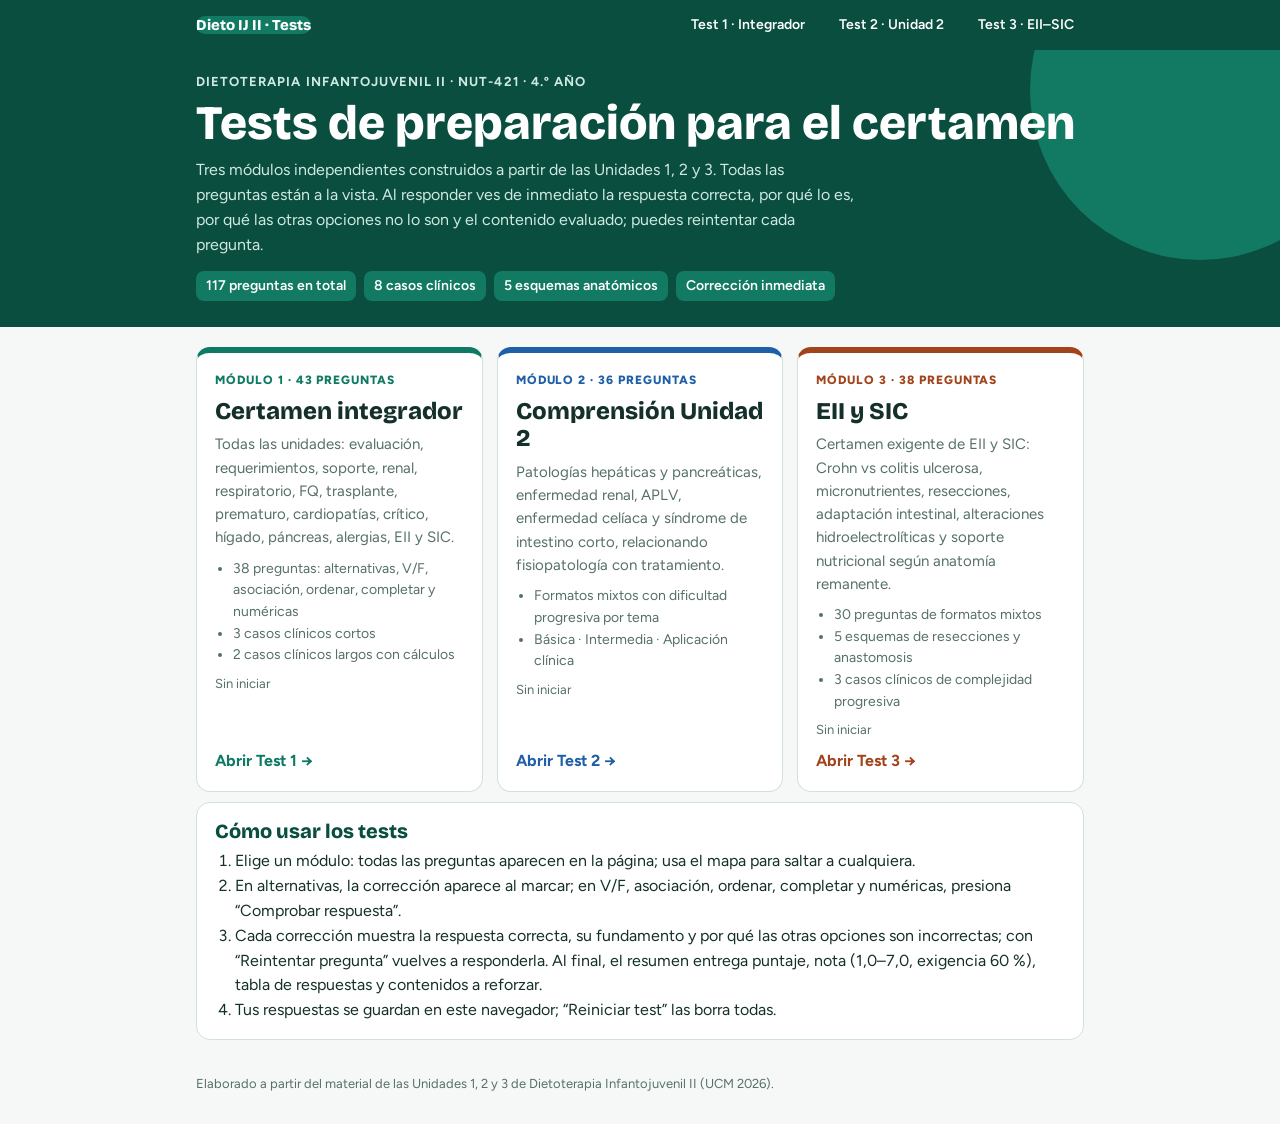
<file: index.html>
<!doctype html>
<html lang="es">
<head>
<meta charset="utf-8">
<meta name="viewport" content="width=device-width, initial-scale=1, viewport-fit=cover">
<title>Tests Dietoterapia IJ II</title>
<link rel="stylesheet" href="https://fonts.googleapis.com/css2?family=Bricolage+Grotesque:opsz,wght@12..96,600;12..96,800&family=Figtree:wght@400;500;600;700&display=swap">
<link rel="stylesheet" href="assets/quiz.css?v=3">
</head>
<body class="m1">
<nav class="topnav" aria-label="Módulos"><div class="wrap">
<a class="brand" href="index.html" aria-current="page">Dieto IJ II · Tests</a>
<a href="test1.html">Test 1 · Integrador</a>
<a href="test2.html">Test 2 · Unidad 2</a>
<a href="test3.html">Test 3 · EII–SIC</a>
</div></nav>
<header class="hero"><div class="wrap">
<div class="kicker">Dietoterapia Infantojuvenil II · NUT-421 · 4.º año</div>
<h1>Tests de preparación para el certamen</h1>
<p>Tres módulos independientes construidos a partir de las Unidades 1, 2 y 3. Todas las preguntas están a la vista. Al responder ves de inmediato la respuesta correcta, por qué lo es, por qué las otras opciones no lo son y el contenido evaluado; puedes reintentar cada pregunta.</p>
<div class="chips"><span>117 preguntas en total</span><span>8 casos clínicos</span><span>5 esquemas anatómicos</span><span>Corrección inmediata</span></div>
</div></header>
<div class="wrap">
<section class="cards" aria-label="Módulos">
<a class="card" href="test1.html" style="--c:#0f7a63">
<span class="mk">Módulo 1 · 43 preguntas</span>
<h2>Certamen integrador</h2>
<p>Todas las unidades: evaluación, requerimientos, soporte, renal, respiratorio, FQ, trasplante, prematuro, cardiopatías, crítico, hígado, páncreas, alergias, EII y SIC.</p>
<ul><li>38 preguntas: alternativas, V/F, asociación, ordenar, completar y numéricas</li><li>3 casos clínicos cortos</li><li>2 casos clínicos largos con cálculos</li></ul>
<span class="prog" data-k="t1v2" data-n="60"></span>
<span class="go">Abrir Test 1 →</span>
</a>
<a class="card" href="test2.html" style="--c:#1f5fa8">
<span class="mk">Módulo 2 · 36 preguntas</span>
<h2>Comprensión Unidad 2</h2>
<p>Patologías hepáticas y pancreáticas, enfermedad renal, APLV, enfermedad celíaca y síndrome de intestino corto, relacionando fisiopatología con tratamiento.</p>
<ul><li>Formatos mixtos con dificultad progresiva por tema</li><li>Básica · Intermedia · Aplicación clínica</li></ul>
<span class="prog" data-k="t2v2" data-n="36"></span>
<span class="go">Abrir Test 2 →</span>
</a>
<a class="card" href="test3.html" style="--c:#a2441b">
<span class="mk">Módulo 3 · 38 preguntas</span>
<h2>EII y SIC</h2>
<p>Certamen exigente de EII y SIC: Crohn vs colitis ulcerosa, micronutrientes, resecciones, adaptación intestinal, alteraciones hidroelectrolíticas y soporte nutricional según anatomía remanente.</p>
<ul><li>30 preguntas de formatos mixtos</li><li>5 esquemas de resecciones y anastomosis</li><li>3 casos clínicos de complejidad progresiva</li></ul>
<span class="prog" data-k="t3v2" data-n="60"></span>
<span class="go">Abrir Test 3 →</span>
</a>
</section>
<section class="howto">
<h2>Cómo usar los tests</h2>
<ol>
<li>Elige un módulo: todas las preguntas aparecen en la página; usa el mapa para saltar a cualquiera.</li>
<li>En alternativas, la corrección aparece al marcar; en V/F, asociación, ordenar, completar y numéricas, presiona “Comprobar respuesta”.</li>
<li>Cada corrección muestra la respuesta correcta, su fundamento y por qué las otras opciones son incorrectas; con “Reintentar pregunta” vuelves a responderla. Al final, el resumen entrega puntaje, nota (1,0–7,0, exigencia 60 %), tabla de respuestas y contenidos a reforzar.</li>
<li>Tus respuestas se guardan en este navegador; “Reiniciar test” las borra todas.</li>
</ol>
</section>
<footer>Elaborado a partir del material de las Unidades 1, 2 y 3 de Dietoterapia Infantojuvenil II (UCM 2026).</footer>
</div>
<script>
document.querySelectorAll(".prog").forEach(function (s) {
  var k = s.getAttribute("data-k"), tot = s.getAttribute("data-n").split("+").reduce(function (a, b) { return a + Number(b); }, 0);
  var n = 0;
  var sub = false;
  try { var st = JSON.parse(localStorage.getItem("dieto-ij2-v3-" + k) || "{}"); n = Object.keys(st.chk || {}).length; sub = n >= tot; } catch (e) {}
  s.textContent = sub ? "Test completo: revisa tu resumen" : n ? "En curso: " + n + " de " + tot + " ítems respondidos" : "Sin iniciar";
});
</script>
</body>
</html>
</file>
<file: assets/quiz.css>
/* Tests Dietoterapia Infantojuvenil II · estilos compartidos por los 3 módulos */
:root{
  --bg:#f6f8f7;--surface:#ffffff;--soft:#e9f1ee;--line:#d3e1dc;--fg:#15302a;--muted:#567068;
  --accent:#0f7a63;--strong:#0a4e40;--accent2:#3aa58a;--on:#ffffff;--band:#0a4e40;--band2:#127a62;--bandfg:#ffffff;--bandmuted:#cfe9e1;
  --ok:#1b7a43;--okbg:#e1f4e8;--bad:#bf3648;--badbg:#fce5e8;--sol:#6a3fb5;--solbg:#efe7fb;--warn:#9a6400;--warnbg:#fff3d6;
  --display:"Bricolage Grotesque","Trebuchet MS",sans-serif;--body:"Figtree","Segoe UI",system-ui,sans-serif;
}
@media (prefers-color-scheme:dark){:root:not([data-theme="light"]){
  --bg:#0d1714;--surface:#14221e;--soft:#1b2e28;--line:#2c443c;--fg:#e6f2ee;--muted:#a3bdb4;
  --accent:#5fd0b1;--strong:#a9ead7;--accent2:#3aa58a;--on:#062019;--band:#0f2e26;--band2:#16493c;--bandfg:#ffffff;--bandmuted:#bfe3d8;
  --ok:#76d9a0;--okbg:#143826;--bad:#f48e9a;--badbg:#47202b;--sol:#c8a8f5;--solbg:#2f2346;--warn:#f2c46b;--warnbg:#3a2e12;color-scheme:dark}}
:root[data-theme="dark"]{
  --bg:#0d1714;--surface:#14221e;--soft:#1b2e28;--line:#2c443c;--fg:#e6f2ee;--muted:#a3bdb4;
  --accent:#5fd0b1;--strong:#a9ead7;--accent2:#3aa58a;--on:#062019;--band:#0f2e26;--band2:#16493c;--bandfg:#ffffff;--bandmuted:#bfe3d8;
  --ok:#76d9a0;--okbg:#143826;--bad:#f48e9a;--badbg:#47202b;--sol:#c8a8f5;--solbg:#2f2346;--warn:#f2c46b;--warnbg:#3a2e12;color-scheme:dark}
/* Acentos por módulo */
body.m2{--accent:#1f5fa8;--strong:#123d6e;--accent2:#4f8bd1;--band:#123d6e;--band2:#1f5fa8;--soft:#e8eff8;--line:#d2dff0;--bg:#f6f8fb}
body.m3{--accent:#a2441b;--strong:#6e2c10;--accent2:#d0703f;--band:#6e2c10;--band2:#a2441b;--soft:#f8ece5;--line:#efd9cc;--bg:#fbf7f5}
@media (prefers-color-scheme:dark){:root:not([data-theme="light"]) body.m2{--accent:#8fb8ef;--strong:#c4daf7;--band:#11243d;--band2:#1c3a63;--soft:#18263a;--line:#2b3e58;--bg:#0c131d}
:root:not([data-theme="light"]) body.m3{--accent:#f0a47c;--strong:#f7cdb6;--band:#3a1a0b;--band2:#5e2a12;--soft:#2e1d15;--line:#4a3024;--bg:#170f0b}}
:root[data-theme="dark"] body.m2{--accent:#8fb8ef;--strong:#c4daf7;--band:#11243d;--band2:#1c3a63;--soft:#18263a;--line:#2b3e58;--bg:#0c131d}
:root[data-theme="dark"] body.m3{--accent:#f0a47c;--strong:#f7cdb6;--band:#3a1a0b;--band2:#5e2a12;--soft:#2e1d15;--line:#4a3024;--bg:#170f0b}

*{box-sizing:border-box}
html,body{margin:0}
body{background:var(--bg);color:var(--fg);font:400 16px/1.55 var(--body)}
.wrap{max-width:920px;margin:0 auto;padding-left:max(16px,env(safe-area-inset-left,0px));padding-right:max(16px,env(safe-area-inset-right,0px))}
button{font:inherit;color:inherit;cursor:pointer}
a{color:var(--accent)}
button:focus-visible,a:focus-visible,summary:focus-visible{outline:3px solid var(--accent2);outline-offset:2px}
.topnav{background:var(--band);color:var(--bandfg)}
.topnav .wrap{display:flex;flex-wrap:wrap;gap:6px 14px;align-items:center;padding-block:10px}
.topnav a{color:var(--bandfg);text-decoration:none;font-weight:600;font-size:14px;padding:4px 10px;border-radius:999px}
.topnav a[aria-current="page"]{background:var(--band2)}
.topnav a:hover{background:var(--band2)}
.topnav .brand{font:800 15px var(--display);margin-right:auto;padding:0}
.hero{background:var(--band);color:var(--bandfg);position:relative;overflow:hidden}
.hero::after{content:"";position:absolute;right:-90px;top:-130px;width:340px;height:340px;border-radius:50%;background:var(--band2)}
.hero .wrap{position:relative;z-index:1;padding-block:22px 26px}
.kicker{font-size:13px;font-weight:700;letter-spacing:.08em;text-transform:uppercase;color:var(--bandmuted)}
h1{font:800 clamp(30px,5.6vw,48px)/1.05 var(--display);margin:6px 0 10px;text-wrap:balance}
.hero p{margin:0;max-width:66ch;color:var(--bandmuted)}
.chips{display:flex;flex-wrap:wrap;gap:6px 8px;margin-top:14px}
.chips span{background:var(--band2);border-radius:8px;padding:4px 10px;font-size:14px;font-weight:600}
.bar{position:sticky;top:0;z-index:9;background:var(--bg);border-bottom:1px solid var(--line)}
.bar .wrap{padding-block:10px;display:grid;gap:8px}
.stats{display:flex;flex-wrap:wrap;gap:4px 20px;align-items:baseline;font-variant-numeric:tabular-nums}
.stats b{font:800 20px var(--display);color:var(--strong)}
.stats span{font-size:14px;color:var(--muted)}
.track{height:8px;border-radius:4px;background:var(--soft);overflow:hidden}
.track i{display:block;height:100%;width:0;background:var(--accent);transition:width .25s}
.tools{display:flex;flex-wrap:wrap;gap:6px;align-items:center}
.f{border:1px solid var(--line);background:var(--surface);border-radius:999px;padding:4px 12px;font-size:14px;font-weight:600;color:var(--muted)}
.f[aria-pressed="true"]{background:var(--accent);border-color:var(--accent);color:var(--on)}
.f.reset{margin-left:auto}
.map{padding-block:14px 4px}
.map summary{cursor:pointer;font-weight:600;color:var(--accent)}
.grid{display:grid;grid-template-columns:repeat(auto-fill,minmax(42px,1fr));gap:6px;margin-top:10px}
.n{height:36px;border:1px solid var(--line);border-radius:8px;background:var(--surface);font-weight:600;font-size:13px;font-variant-numeric:tabular-nums;padding:0}
.n.ok{background:var(--ok);border-color:var(--ok);color:var(--surface)}
.n.bad{background:var(--badbg);border-color:var(--bad);color:var(--bad)}
.n.sol{background:var(--solbg);border-color:var(--sol);color:var(--sol)}
.n.part{background:var(--warnbg);border-color:var(--warn);color:var(--warn)}
.legend{display:flex;flex-wrap:wrap;gap:4px 14px;font-size:13px;color:var(--muted);margin-top:8px}
.legend i{display:inline-block;width:11px;height:11px;border-radius:3px;margin-right:5px;vertical-align:-1px}
main{display:grid;gap:16px;padding-block:14px 30px}
.sec{font:800 22px var(--display);color:var(--strong);margin:12px 0 0;padding-top:6px}
.q{background:var(--surface);border:1px solid var(--line);border-radius:12px;padding:18px;scroll-margin-top:150px;min-width:0}
.q.ok{border-color:var(--ok)}.q.bad{border-color:var(--bad)}.q.sol{border-color:var(--sol)}
.qh{display:flex;flex-wrap:wrap;align-items:center;gap:6px 10px;margin-bottom:8px}
.num{font:800 24px/1 var(--display);color:var(--accent)}
.tag{font-size:12px;font-weight:700;padding:2px 9px;border-radius:999px;background:var(--soft);color:var(--strong)}
.tag.lv1{background:var(--okbg);color:var(--ok)}.tag.lv2{background:var(--warnbg);color:var(--warn)}.tag.lv3{background:var(--badbg);color:var(--bad)}
.state{margin-left:auto;font-size:13px;font-weight:700}
.state.ok{color:var(--ok)}.state.bad{color:var(--bad)}.state.sol{color:var(--sol)}
.stem{margin:0 0 12px;font-weight:500}
.casebox{background:var(--soft);border-radius:10px;padding:14px 16px;margin-bottom:14px;font-size:15px}
.casebox p{margin:0 0 8px}.casebox p:last-child{margin-bottom:0}
.casebox ul{margin:4px 0 8px;padding-left:20px}
.tbl{overflow-x:auto;margin:8px 0}
.tbl table{border-collapse:collapse;width:100%;min-width:420px;font-size:14px;background:var(--surface);border-radius:8px}
.tbl th,.tbl td{border:1px solid var(--line);padding:5px 8px;text-align:left;vertical-align:top}
.tbl th{background:var(--surface);color:var(--strong)}
.part+.part{margin-top:18px;padding-top:16px;border-top:1px dashed var(--line)}
.pq{margin:0 0 10px;font-weight:600}
.lab{color:var(--accent);font-weight:800;margin-right:4px}
.opts{display:grid;gap:7px}
.opt{display:grid;grid-template-columns:28px minmax(0,1fr);gap:6px;align-items:start;width:100%;text-align:left;background:var(--surface);border:1.5px solid var(--line);border-radius:9px;padding:9px 12px}
.opt b{color:var(--accent)}
.opt:hover:not([disabled]){border-color:var(--accent2);background:var(--soft)}
.opt.ok{background:var(--okbg);border-color:var(--ok);color:var(--ok);font-weight:600}
.opt.ok b{color:var(--ok)}
.opt.bad{background:var(--badbg);border-color:var(--bad);color:var(--bad)}
.opt.bad b{color:var(--bad)}
.opt.sol{background:var(--solbg);border-color:var(--sol);color:var(--sol);font-weight:600}
.opt[disabled]{cursor:default}
.acts{display:flex;flex-wrap:wrap;gap:7px;margin-top:10px}
.btn{border:1.5px solid var(--line);background:var(--surface);border-radius:8px;padding:5px 12px;font-size:14px;font-weight:600;color:var(--muted)}
.btn:hover{border-color:var(--accent2);color:var(--accent)}
.fb{margin-top:12px;border-left:4px solid var(--accent);background:var(--soft);border-radius:0 10px 10px 0;padding:12px 14px;font-size:15px}
.fb h4{margin:10px 0 4px;font:700 14px var(--body);color:var(--strong);text-transform:uppercase;letter-spacing:.04em}
.fb h4:first-child{margin-top:0}
.fb p{margin:0}
.fb ul{margin:0;padding-left:18px;display:grid;gap:4px}
.fb .key{font-weight:700}
.fb .key .ok{color:var(--ok)}.fb .key .bad{color:var(--bad)}
.fb .cont{margin-top:10px;font-size:14px;color:var(--muted)}
.pauta{background:var(--surface);border:1px solid var(--line);border-radius:12px;padding:16px 18px}
.pauta summary{cursor:pointer;font:800 20px var(--display);color:var(--strong)}
.pgrid{display:grid;grid-template-columns:repeat(auto-fill,minmax(92px,1fr));gap:6px;margin-top:12px;font-variant-numeric:tabular-nums}
.pgrid span{border:1px solid var(--line);border-radius:8px;padding:5px 8px;font-size:14px;background:var(--bg)}
.pgrid b{color:var(--accent)}
.empty{color:var(--muted);text-align:center;padding:30px 0}
footer{color:var(--muted);font-size:13px;padding-block:10px 30px}
/* Portada */
.cards{display:grid;grid-template-columns:repeat(auto-fit,minmax(250px,1fr));gap:14px;padding-block:20px 10px}
.card{display:flex;flex-direction:column;gap:8px;background:var(--surface);border:1px solid var(--line);border-radius:14px;padding:18px;text-decoration:none;color:var(--fg);border-top:6px solid var(--c)}
.card:hover{border-color:var(--c);box-shadow:0 6px 20px rgba(0,0,0,.08)}
.card .mk{font-size:12px;font-weight:800;letter-spacing:.08em;text-transform:uppercase;color:var(--c)}
.card h2{margin:0;font:800 24px/1.15 var(--display)}
.card p{margin:0;color:var(--muted);font-size:15px}
.card ul{margin:0;padding-left:18px;color:var(--muted);font-size:14px}
.card .go{margin-top:auto;font-weight:700;color:var(--c)}
.card .prog{font-size:13px;color:var(--muted)}
.howto{background:var(--surface);border:1px solid var(--line);border-radius:14px;padding:16px 18px;margin-bottom:24px}
.howto h2{margin:0 0 6px;font:800 20px var(--display);color:var(--strong)}
.howto ol{margin:0;padding-left:20px}
/* Modo certamen y formatos mixtos */
.opt.sel,.tfb.sel{border-color:var(--accent);background:var(--soft);box-shadow:inset 0 0 0 1.5px var(--accent)}
.n.done{background:var(--accent);border-color:var(--accent);color:var(--on)}
.n.cur{outline:3px solid var(--accent2);outline-offset:1px}
.q.pt{border-color:var(--warn)}
.state.warn,.warn{color:var(--warn)}
.ok{color:var(--ok)}.bad{color:var(--bad)}
.secnote{margin:4px 0 0;font:700 13px var(--body);letter-spacing:.06em;text-transform:uppercase;color:var(--muted)}
.navbar{display:flex;align-items:center;justify-content:space-between;gap:10px;flex-wrap:wrap}
.navbar .pos{color:var(--muted);font-weight:600;font-variant-numeric:tabular-nums}
.btn.big{padding:9px 16px;font-size:15px}
.btn.primary{background:var(--accent);border-color:var(--accent);color:var(--on)}
.btn.primary:hover{color:var(--on);filter:brightness(1.08)}
.btn[disabled]{opacity:.45;cursor:default}
.btn.mini{padding:2px 9px;font-size:15px;line-height:1.3}
.tfl{display:grid;gap:8px}
.tfr{display:grid;grid-template-columns:minmax(0,1fr) auto;gap:6px 12px;align-items:center;border:1px solid var(--line);border-radius:9px;padding:9px 12px}
.tfr>p{margin:0}
.tfr .just{grid-column:1/-1;font-size:14px;margin-top:2px}
.tfbs{display:flex;gap:6px}
.tfb{width:44px;height:36px;border:1.5px solid var(--line);border-radius:8px;background:var(--surface);font-weight:700}
.tfb.ok{background:var(--okbg);border-color:var(--ok);color:var(--ok)}
.tfb.bad{background:var(--badbg);border-color:var(--bad);color:var(--bad)}
.tfb.sol{background:var(--solbg);border-color:var(--sol);color:var(--sol)}
.mlist{display:grid;gap:8px}
.mrow{display:grid;grid-template-columns:minmax(0,1fr) minmax(0,1.1fr);gap:8px 12px;align-items:center;border:1px solid var(--line);border-radius:9px;padding:8px 12px}
.sel-in{width:100%;max-width:100%;padding:7px 8px;border:1.5px solid var(--line);border-radius:8px;background:var(--surface);color:var(--fg);font:500 14px var(--body)}
.sel-in.ok{border-color:var(--ok);background:var(--okbg);color:var(--ok)}
.sel-in.bad{border-color:var(--bad);background:var(--badbg);color:var(--bad)}
.corr{display:block;font-size:13px;color:var(--sol);font-weight:600;margin-top:4px}
.corr ol{margin:4px 0 0;padding-left:20px;font-weight:500;color:var(--fg)}
.olist{list-style:none;margin:0;padding:0;display:grid;gap:7px;counter-reset:o}
.orow{counter-increment:o;display:grid;grid-template-columns:30px minmax(0,1fr) auto;gap:8px;align-items:center;border:1.5px solid var(--line);border-radius:9px;padding:8px 10px;background:var(--surface)}
.orow::before{content:counter(o);font:800 18px var(--display);color:var(--accent);text-align:center}
.orow.ok{border-color:var(--ok);background:var(--okbg)}.orow.bad{border-color:var(--bad);background:var(--badbg)}
.ob{display:flex;gap:4px}
.numrow{display:flex;flex-wrap:wrap;align-items:center;gap:8px}
.numrow input{width:150px;padding:8px 10px;border:1.5px solid var(--line);border-radius:8px;background:var(--surface);color:var(--fg);font:600 16px var(--body)}
.numrow input.ok{border-color:var(--ok);background:var(--okbg);color:var(--ok)}
.numrow input.bad{border-color:var(--bad);background:var(--badbg);color:var(--bad)}
.numrow .unit{font-weight:600}.numrow .hint{font-size:13px;color:var(--muted)}
.cloze{line-height:2.4;margin:0}
.cloze .sel-in{display:inline-block;width:auto;min-width:120px;vertical-align:middle}
.casewrap{margin-bottom:12px}
.casewrap>summary{cursor:pointer;font:800 17px var(--display);color:var(--strong);margin-bottom:8px}
.fig{margin:0 0 10px;background:var(--surface);border:1px solid var(--line);border-radius:10px;padding:8px}
.fig svg{display:block;width:100%;height:auto;max-height:520px}
.glegend{display:flex;flex-wrap:wrap;gap:4px 14px;font-size:13px;color:var(--muted);padding:6px 6px 0}
.glegend i{display:inline-block;width:18px;height:9px;border-radius:5px;margin-right:6px;vertical-align:1px}
.glegend i.gh{background:none;border-top:3px dashed var(--muted);border-radius:0;height:0;vertical-align:3px}
.glegend i.an{width:12px;height:12px;border:3px solid var(--fg);border-radius:50%;background:none;vertical-align:-1px}
.fig figcaption{font-size:13px;color:var(--muted);padding:4px 6px 0}
.confirm{background:var(--surface);border:2px solid var(--accent);border-radius:12px;padding:16px 18px}
.confirm h3{margin:0 0 6px;font:800 19px var(--display);color:var(--strong)}
.confirm p{margin:0}
main>*{min-width:0}
.ctitle{margin:0 0 8px;font:800 19px var(--display);color:var(--strong)}
.pq .tag{margin-left:6px;vertical-align:1px}
.needans{font-size:13px;font-weight:700;color:var(--bad);align-self:center}
.fb.fb-ok{border-left-color:var(--ok)}.fb.fb-bad{border-left-color:var(--bad)}.fb.fb-warn{border-left-color:var(--warn)}
.fb .key .warn{color:var(--warn)}
.summary>summary{cursor:pointer;font:800 21px var(--display);color:var(--strong)}
.summary h3{margin:16px 0 8px;font:800 17px var(--display);color:var(--strong)}
.summary .kpis{margin-top:12px}
.result{min-width:0;background:var(--surface);border:1px solid var(--line);border-radius:12px;padding:16px 18px}
.result h2{margin:0 0 10px;font:800 21px var(--display);color:var(--strong)}
.kpis{display:grid;grid-template-columns:repeat(auto-fit,minmax(150px,1fr));gap:10px}
.kpis div{background:var(--soft);border-radius:10px;padding:12px}
.kpis b{display:block;font:800 30px/1.1 var(--display);color:var(--strong);font-variant-numeric:tabular-nums}
.kpis b.ok{color:var(--ok)}.kpis b.bad{color:var(--bad)}
.kpis span{font-size:13px;color:var(--muted)}
.weak{margin:0;padding-left:20px;display:grid;gap:5px}
.tbl td.ok{color:var(--ok);font-weight:700}.tbl td.bad{color:var(--bad);font-weight:700}.tbl td.warn{color:var(--warn);font-weight:700}
@media (max-width:560px){.mrow{grid-template-columns:1fr}.tfr{grid-template-columns:1fr}}
@media (max-width:560px){.q{padding:14px}.stats b{font-size:18px}.f.reset{margin-left:0}}
@media print{
  .topnav,.bar,.map,.acts,.tools{display:none!important}
  body{background:#fff;color:#000}
  .q{break-inside:avoid;border-color:#999}
  .hero{background:#fff;color:#000}.hero::after{display:none}.hero p,.kicker{color:#333}
}
</file>
